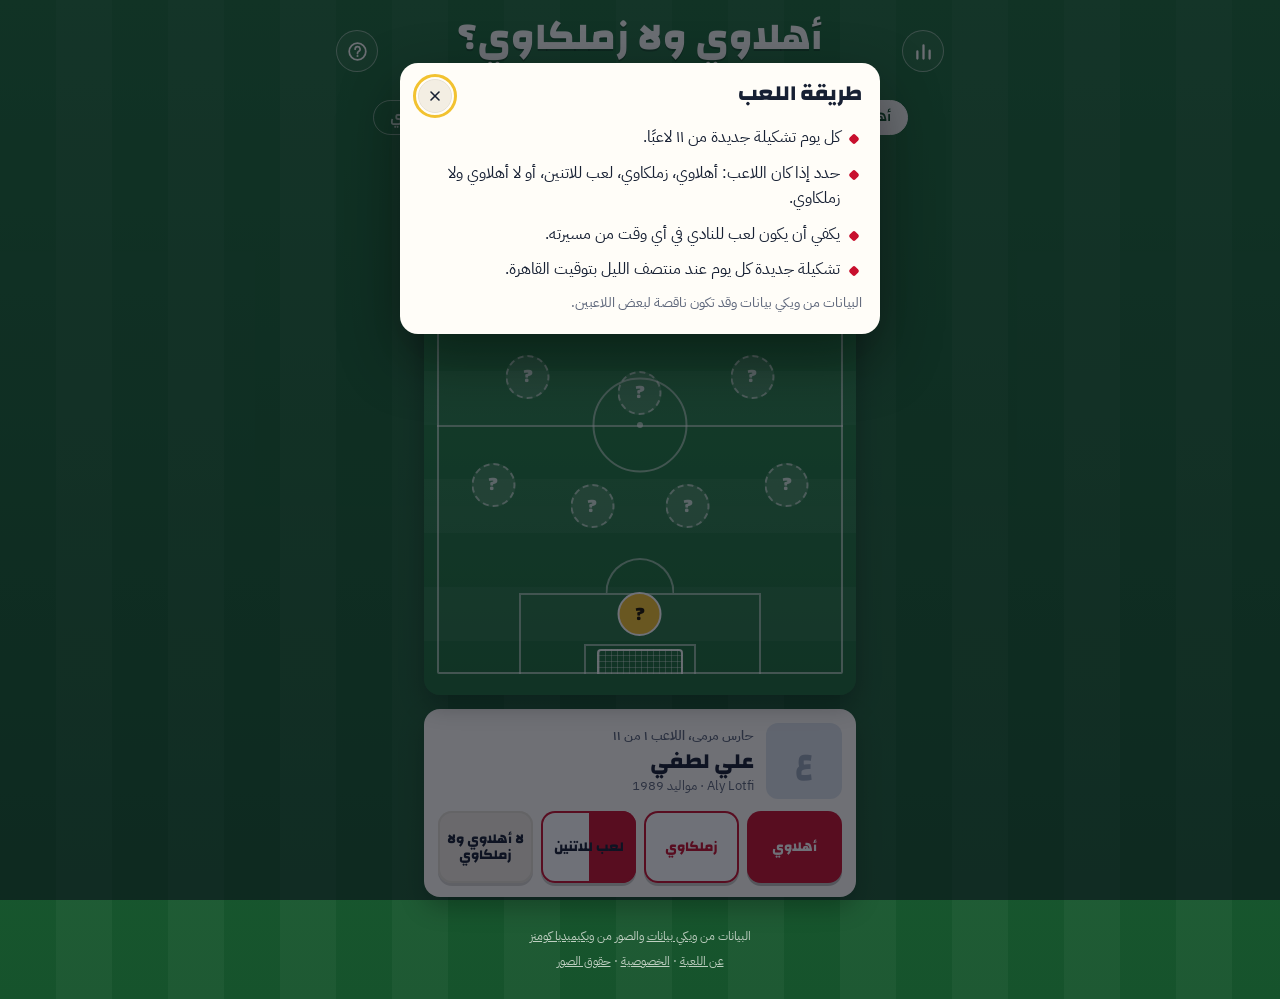
<file: index.html>
<!doctype html>
<html lang="ar" dir="rtl">
<head>
<meta charset="utf-8">
<meta name="viewport" content="width=device-width, initial-scale=1, viewport-fit=cover">
<!-- the design has its own colours: stop browsers' automatic dark mode (and the Dark Reader extension) from recolouring it -->
<meta name="color-scheme" content="only light">
<meta name="darkreader-lock">
<title>أهلاوي ولا زملكاوي؟</title>
<meta name="description" content="تشكيلة من ١١ لاعبًا كل يوم: لعب للأهلي ولا للزمالك ولا الاتنين ولا ولا واحد؟">
<!-- link previews (WhatsApp, Facebook, X): change SITE address here when the domain changes -->
<meta property="og:type" content="website">
<meta property="og:site_name" content="شبكة الدوري">
<meta property="og:locale" content="ar_EG">
<meta property="og:title" content="أهلاوي ولا زملكاوي؟">
<meta property="og:description" content="تشكيلة من ١١ لاعبًا كل يوم: لعب للأهلي ولا للزمالك ولا الاتنين ولا ولا واحد؟">
<meta property="og:url" content="https://islam-salem.github.io/dawri-grid/">
<meta property="og:image" content="https://islam-salem.github.io/dawri-grid/icons/og-duel.png">
<meta property="og:image:width" content="1200">
<meta property="og:image:height" content="630">
<meta name="twitter:card" content="summary_large_image">
<link rel="manifest" href="manifest.webmanifest">
<link rel="icon" href="icons/icon-192.png">
<link rel="apple-touch-icon" href="icons/apple-touch-icon.png">
<meta name="theme-color" content="#1F6B3A">
<link rel="preconnect" href="https://fonts.googleapis.com">
<link rel="preconnect" href="https://fonts.gstatic.com" crossorigin>
<link href="https://fonts.googleapis.com/css2?family=Changa:wght@500;600;700;800&family=IBM+Plex+Sans+Arabic:wght@400;500;600;700&display=swap" rel="stylesheet">
<link rel="stylesheet" href="style.css?v=30">
</head>
<body data-league="duel">
<div id="app"></div>
<script>window.DUEL = { root: "", data: "data/", key: "duel", title: "أهلاوي ولا زملكاوي؟" };</script>
<script src="duel.js?v=30"></script>
</body>
</html>
</file>
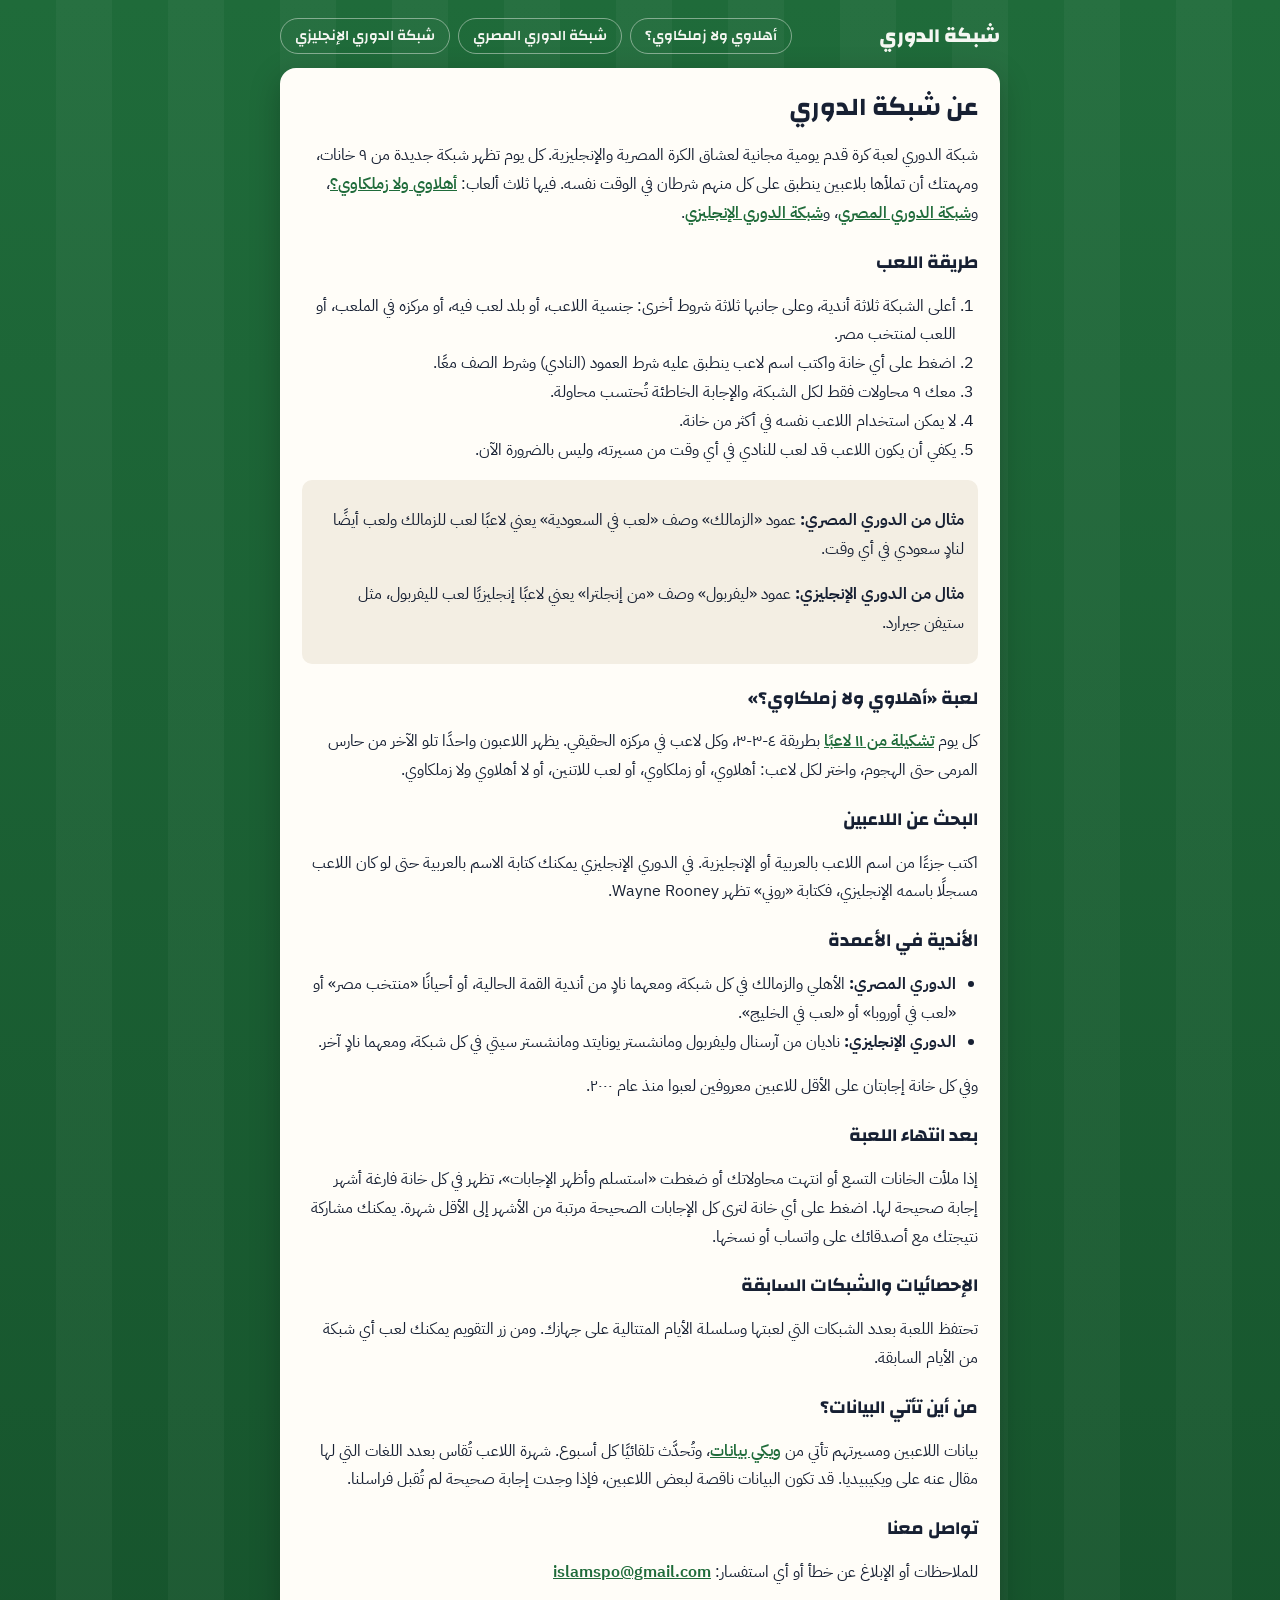
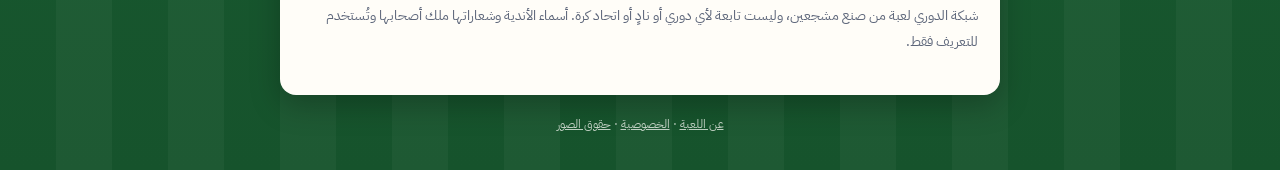
<file: about.html>
<!doctype html>
<html lang="ar" dir="rtl">
<head>
<meta charset="utf-8">
<meta name="viewport" content="width=device-width, initial-scale=1, viewport-fit=cover">
<meta name="color-scheme" content="only light">
<meta name="darkreader-lock">
<title>عن اللعبة وطريقة اللعب — شبكة الدوري</title>
<meta name="description" content="شبكة الدوري لعبة كرة قدم يومية مجانية: املأ شبكة ٣×٣ بلاعبين ينطبق عليهم شرط الصف وشرط العمود.">
<meta name="theme-color" content="#1F6B3A">
<link rel="manifest" href="manifest.webmanifest">
<link rel="icon" href="icons/icon-192.png">
<link rel="preconnect" href="https://fonts.googleapis.com">
<link rel="preconnect" href="https://fonts.gstatic.com" crossorigin>
<link href="https://fonts.googleapis.com/css2?family=Changa:wght@500;600;700;800&family=IBM+Plex+Sans+Arabic:wght@400;500;600;700&display=swap" rel="stylesheet">
<link rel="stylesheet" href="style.css?v=30">
</head>
<body class="doc-page">
<header class="doc-top">
  <a class="brand" href="./">شبكة الدوري</a>
  <nav><a href="./" data-id="duel">أهلاوي ولا زملكاوي؟</a><a href="egypt.html">شبكة الدوري المصري</a><a href="epl.html">شبكة الدوري الإنجليزي</a></nav>
</header>
<main class="doc">
<h1>عن شبكة الدوري</h1>
<p>شبكة الدوري لعبة كرة قدم يومية مجانية لعشاق الكرة المصرية والإنجليزية. كل يوم تظهر شبكة جديدة من ٩ خانات، ومهمتك أن تملأها بلاعبين ينطبق على كل منهم شرطان في الوقت نفسه. فيها ثلاث ألعاب: <a href="./">أهلاوي ولا زملكاوي؟</a>، و<a href="egypt.html">شبكة الدوري المصري</a>، و<a href="epl.html">شبكة الدوري الإنجليزي</a>.</p>

<h2>طريقة اللعب</h2>
<ol>
  <li>أعلى الشبكة ثلاثة أندية، وعلى جانبها ثلاثة شروط أخرى: جنسية اللاعب، أو بلد لعب فيه، أو مركزه في الملعب، أو اللعب لمنتخب مصر.</li>
  <li>اضغط على أي خانة واكتب اسم لاعب ينطبق عليه شرط العمود (النادي) وشرط الصف معًا.</li>
  <li>معك ٩ محاولات فقط لكل الشبكة، والإجابة الخاطئة تُحتسب محاولة.</li>
  <li>لا يمكن استخدام اللاعب نفسه في أكثر من خانة.</li>
  <li>يكفي أن يكون اللاعب قد لعب للنادي في أي وقت من مسيرته، وليس بالضرورة الآن.</li>
</ol>
<div class="example">
  <p><b>مثال من الدوري المصري:</b> عمود «الزمالك» وصف «لعب في السعودية» يعني لاعبًا لعب للزمالك ولعب أيضًا لنادٍ سعودي في أي وقت.</p>
  <p><b>مثال من الدوري الإنجليزي:</b> عمود «ليفربول» وصف «من إنجلترا» يعني لاعبًا إنجليزيًا لعب لليفربول، مثل ستيفن جيرارد.</p>
</div>

<h2>لعبة «أهلاوي ولا زملكاوي؟»</h2>
<p>كل يوم <a href="./">تشكيلة من ١١ لاعبًا</a> بطريقة ٤-٣-٣، وكل لاعب في مركزه الحقيقي. يظهر اللاعبون واحدًا تلو الآخر من حارس المرمى حتى الهجوم، واختر لكل لاعب: أهلاوي، أو زملكاوي، أو لعب للاتنين، أو لا أهلاوي ولا زملكاوي.</p>

<h2>البحث عن اللاعبين</h2>
<p>اكتب جزءًا من اسم اللاعب بالعربية أو الإنجليزية. في الدوري الإنجليزي يمكنك كتابة الاسم بالعربية حتى لو كان اللاعب مسجلًا باسمه الإنجليزي، فكتابة «روني» تظهر Wayne Rooney.</p>

<h2>الأندية في الأعمدة</h2>
<ul>
  <li><b>الدوري المصري:</b> الأهلي والزمالك في كل شبكة، ومعهما نادٍ من أندية القمة الحالية، أو أحيانًا «منتخب مصر» أو «لعب في أوروبا» أو «لعب في الخليج».</li>
  <li><b>الدوري الإنجليزي:</b> ناديان من آرسنال وليفربول ومانشستر يونايتد ومانشستر سيتي في كل شبكة، ومعهما نادٍ آخر.</li>
</ul>
<p>وفي كل خانة إجابتان على الأقل للاعبين معروفين لعبوا منذ عام ٢٠٠٠.</p>

<h2>بعد انتهاء اللعبة</h2>
<p>إذا ملأت الخانات التسع أو انتهت محاولاتك أو ضغطت «استسلم وأظهر الإجابات»، تظهر في كل خانة فارغة أشهر إجابة صحيحة لها. اضغط على أي خانة لترى كل الإجابات الصحيحة مرتبة من الأشهر إلى الأقل شهرة. يمكنك مشاركة نتيجتك مع أصدقائك على واتساب أو نسخها.</p>

<h2>الإحصائيات والشبكات السابقة</h2>
<p>تحتفظ اللعبة بعدد الشبكات التي لعبتها وسلسلة الأيام المتتالية على جهازك. ومن زر التقويم يمكنك لعب أي شبكة من الأيام السابقة.</p>

<h2>من أين تأتي البيانات؟</h2>
<p>بيانات اللاعبين ومسيرتهم تأتي من <a href="https://www.wikidata.org" target="_blank" rel="noopener">ويكي بيانات</a>، وتُحدَّث تلقائيًا كل أسبوع. شهرة اللاعب تُقاس بعدد اللغات التي لها مقال عنه على ويكيبيديا. قد تكون البيانات ناقصة لبعض اللاعبين، فإذا وجدت إجابة صحيحة لم تُقبل فراسلنا.</p>

<h2>تواصل معنا</h2>
<p>للملاحظات أو الإبلاغ عن خطأ أو أي استفسار: <a href="mailto:islamspo@gmail.com">islamspo@gmail.com</a></p>

<p class="muted">شبكة الدوري لعبة من صنع مشجعين، وليست تابعة لأي دوري أو نادٍ أو اتحاد كرة. أسماء الأندية وشعاراتها ملك أصحابها وتُستخدم للتعريف فقط.</p>
</main>
<footer class="foot"><p><a href="about.html">عن اللعبة</a> · <a href="privacy.html">الخصوصية</a> · <a href="credits.html">حقوق الصور</a></p></footer>
</body>
</html>
</file>
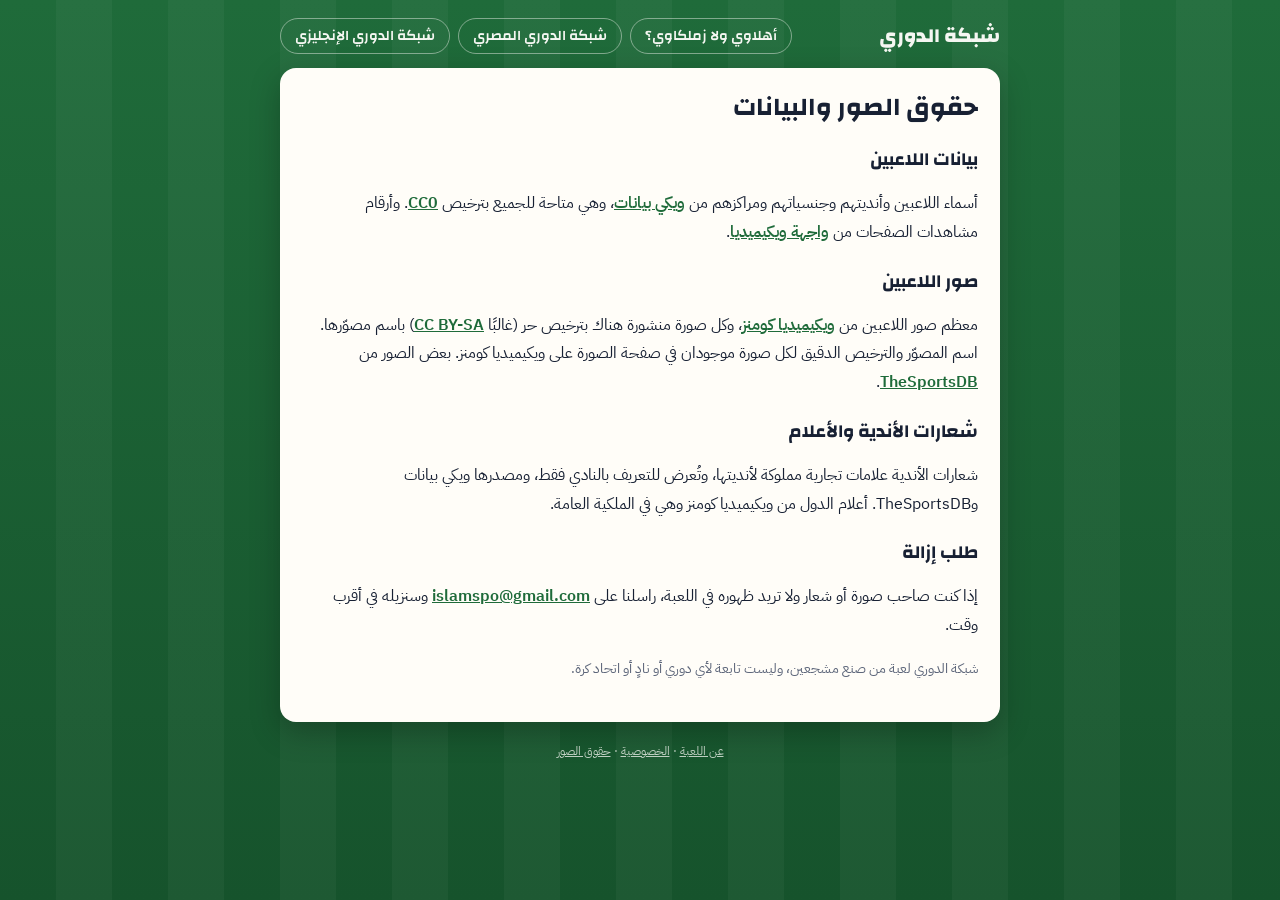
<file: credits.html>
<!doctype html>
<html lang="ar" dir="rtl">
<head>
<meta charset="utf-8">
<meta name="viewport" content="width=device-width, initial-scale=1, viewport-fit=cover">
<meta name="color-scheme" content="only light">
<meta name="darkreader-lock">
<title>حقوق الصور والبيانات — شبكة الدوري</title>
<meta name="description" content="مصادر البيانات والصور المستخدمة في شبكة الدوري.">
<meta name="theme-color" content="#1F6B3A">
<link rel="manifest" href="manifest.webmanifest">
<link rel="icon" href="icons/icon-192.png">
<link rel="preconnect" href="https://fonts.googleapis.com">
<link rel="preconnect" href="https://fonts.gstatic.com" crossorigin>
<link href="https://fonts.googleapis.com/css2?family=Changa:wght@500;600;700;800&family=IBM+Plex+Sans+Arabic:wght@400;500;600;700&display=swap" rel="stylesheet">
<link rel="stylesheet" href="style.css?v=30">
</head>
<body class="doc-page">
<header class="doc-top">
  <a class="brand" href="./">شبكة الدوري</a>
  <nav><a href="./" data-id="duel">أهلاوي ولا زملكاوي؟</a><a href="egypt.html">شبكة الدوري المصري</a><a href="epl.html">شبكة الدوري الإنجليزي</a></nav>
</header>
<main class="doc">
<h1>حقوق الصور والبيانات</h1>

<h2>بيانات اللاعبين</h2>
<p>أسماء اللاعبين وأنديتهم وجنسياتهم ومراكزهم من <a href="https://www.wikidata.org" target="_blank" rel="noopener">ويكي بيانات</a>، وهي متاحة للجميع بترخيص <a href="https://creativecommons.org/publicdomain/zero/1.0/deed.ar" target="_blank" rel="noopener">CC0</a>. وأرقام مشاهدات الصفحات من <a href="https://wikimedia.org/api/rest_v1/" target="_blank" rel="noopener">واجهة ويكيميديا</a>.</p>

<h2>صور اللاعبين</h2>
<p>معظم صور اللاعبين من <a href="https://commons.wikimedia.org" target="_blank" rel="noopener">ويكيميديا كومنز</a>، وكل صورة منشورة هناك بترخيص حر (غالبًا <a href="https://creativecommons.org/licenses/by-sa/4.0/deed.ar" target="_blank" rel="noopener">CC BY-SA</a>) باسم مصوّرها. اسم المصوّر والترخيص الدقيق لكل صورة موجودان في صفحة الصورة على ويكيميديا كومنز. بعض الصور من <a href="https://www.thesportsdb.com" target="_blank" rel="noopener">TheSportsDB</a>.</p>

<h2>شعارات الأندية والأعلام</h2>
<p>شعارات الأندية علامات تجارية مملوكة لأنديتها، وتُعرض للتعريف بالنادي فقط، ومصدرها ويكي بيانات وTheSportsDB. أعلام الدول من ويكيميديا كومنز وهي في الملكية العامة.</p>

<h2>طلب إزالة</h2>
<p>إذا كنت صاحب صورة أو شعار ولا تريد ظهوره في اللعبة، راسلنا على <a href="mailto:islamspo@gmail.com">islamspo@gmail.com</a> وسنزيله في أقرب وقت.</p>

<p class="muted">شبكة الدوري لعبة من صنع مشجعين، وليست تابعة لأي دوري أو نادٍ أو اتحاد كرة.</p>
</main>
<footer class="foot"><p><a href="about.html">عن اللعبة</a> · <a href="privacy.html">الخصوصية</a> · <a href="credits.html">حقوق الصور</a></p></footer>
</body>
</html>
</file>
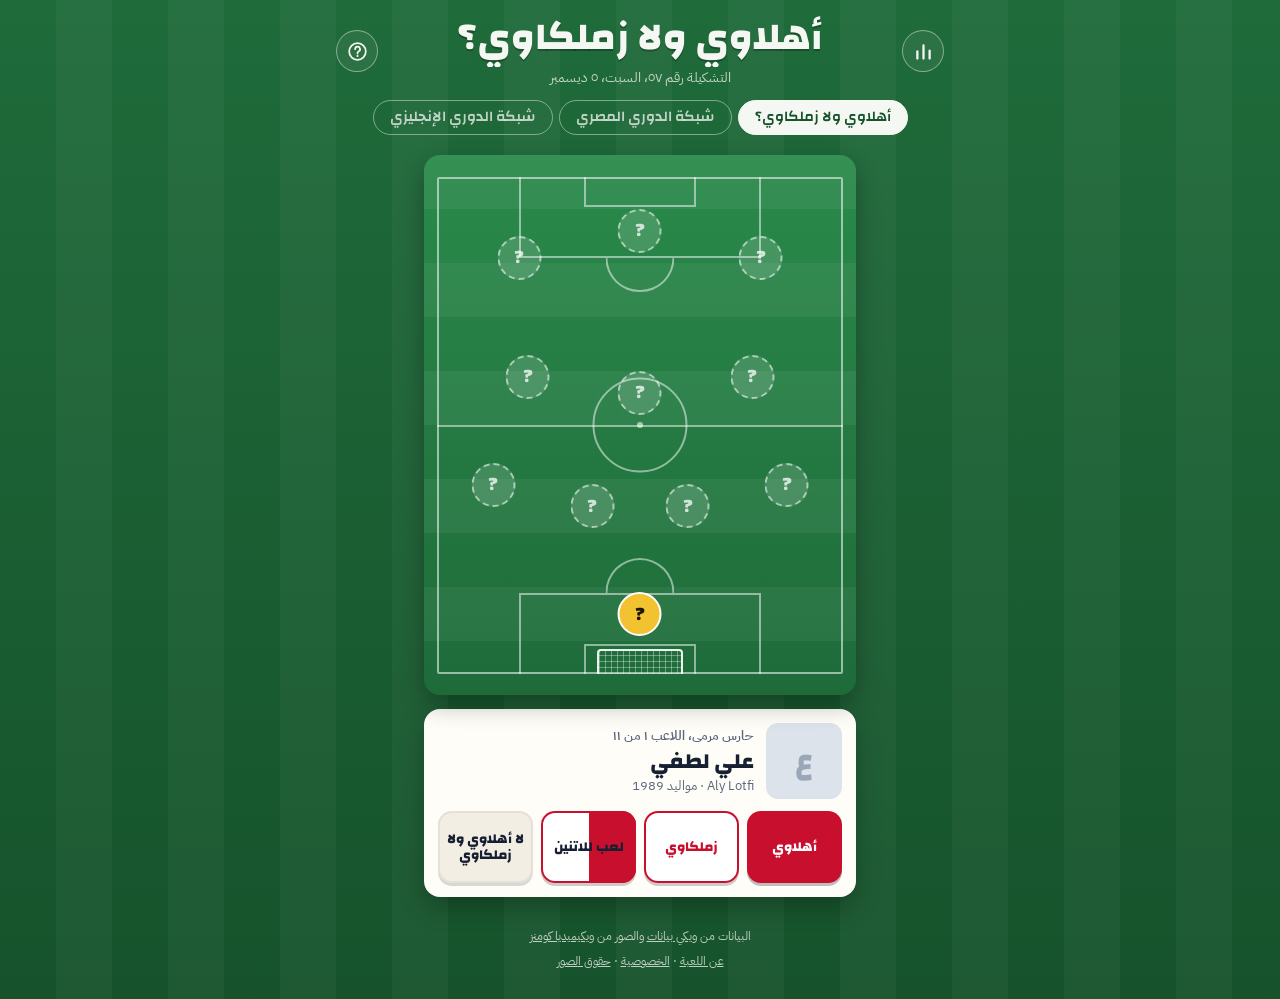
<file: duel.html>
<!doctype html>
<html lang="ar" dir="rtl">
<head>
<meta charset="utf-8">
<meta name="viewport" content="width=device-width, initial-scale=1">
<title>أهلاوي ولا زملكاوي؟</title>
<!-- the game moved to the home page; old links land here and are sent on -->
<link rel="canonical" href="./">
<meta http-equiv="refresh" content="0; url=./">
<script>location.replace("./" + location.search + location.hash);</script>
</head>
<body style="background:#1F6B3A;color:#fff;font-family:sans-serif;text-align:center;padding:40px">
<a href="./" style="color:#fff">أهلاوي ولا زملكاوي؟</a>
</body>
</html>
</file>
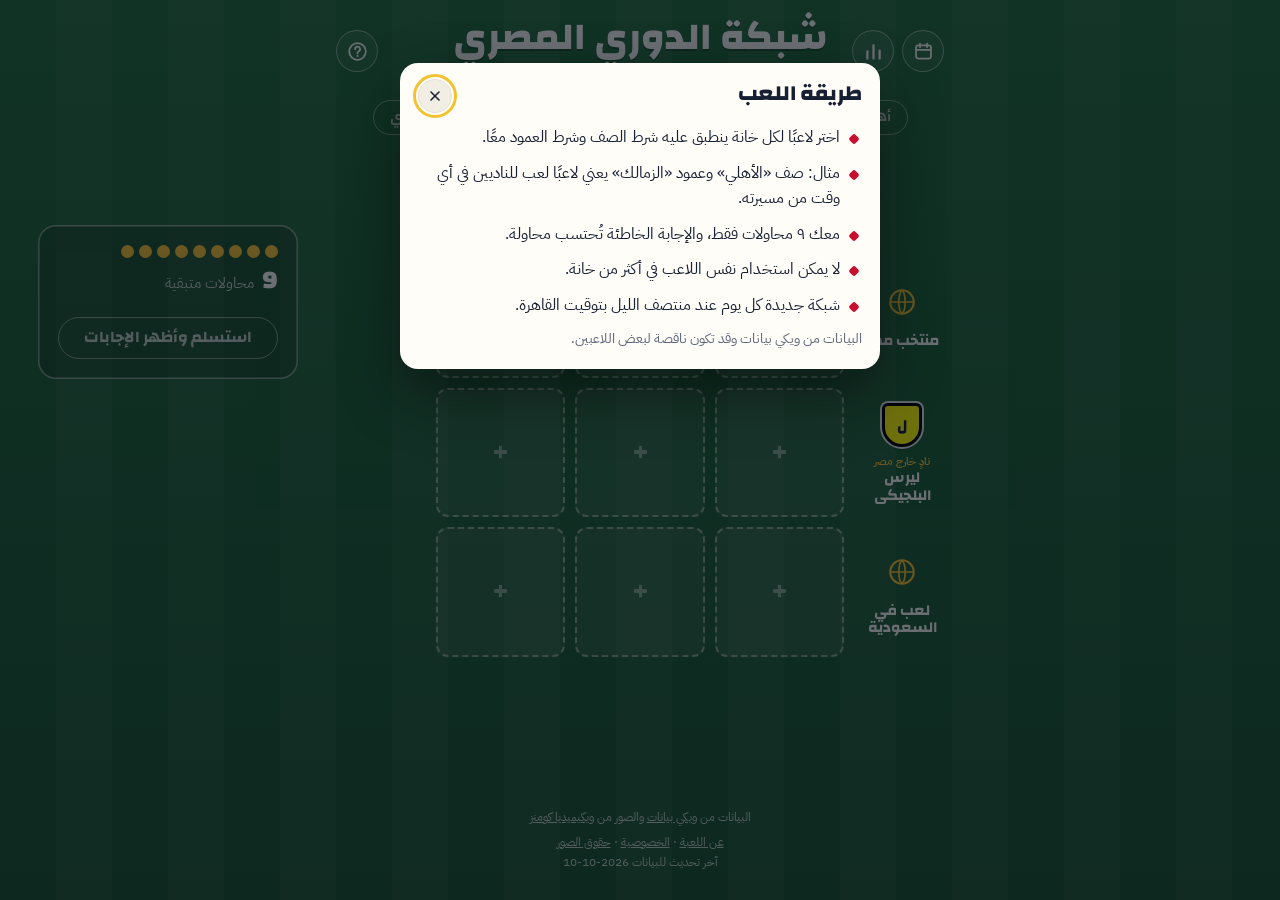
<file: egypt.html>
<!doctype html>
<html lang="ar" dir="rtl">
<head>
<meta charset="utf-8">
<meta name="viewport" content="width=device-width, initial-scale=1, viewport-fit=cover">
<!-- the design has its own colours: stop browsers' automatic dark mode (and the Dark Reader extension) from recolouring it -->
<meta name="color-scheme" content="only light">
<meta name="darkreader-lock">
<title>شبكة الدوري المصري</title>
<meta name="description" content="لعبة يومية: املأ الشبكة بلاعبين لعبوا في الدوري المصري">
<!-- link previews (WhatsApp, Facebook, X): change SITE address here when the domain changes -->
<meta property="og:type" content="website">
<meta property="og:site_name" content="شبكة الدوري">
<meta property="og:locale" content="ar_EG">
<meta property="og:title" content="شبكة الدوري المصري">
<meta property="og:description" content="اختبر معلوماتك الكروية في تحد جديد كل يوم: املأ الشبكة بلاعبين لعبوا في الدوري المصري.">
<meta property="og:url" content="https://islam-salem.github.io/dawri-grid/egypt.html">
<meta property="og:image" content="https://islam-salem.github.io/dawri-grid/icons/og-egypt.png">
<meta property="og:image:width" content="1200">
<meta property="og:image:height" content="630">
<meta name="twitter:card" content="summary_large_image">
<link rel="manifest" href="manifest.webmanifest">
<link rel="icon" href="icons/icon-192.png">
<link rel="apple-touch-icon" href="icons/apple-touch-icon.png">
<meta name="theme-color" content="#1F6B3A">
<link rel="preconnect" href="https://fonts.googleapis.com">
<link rel="preconnect" href="https://fonts.gstatic.com" crossorigin>
<link href="https://fonts.googleapis.com/css2?family=Changa:wght@500;600;700;800&family=IBM+Plex+Sans+Arabic:wght@400;500;600;700&display=swap" rel="stylesheet">
<link rel="stylesheet" href="style.css?v=30">
</head>
<body>
<div id="app"></div>
<script>window.GAME = { lang: "ar", root: "", data: "data/", key: "egrid", league: "egypt", title: "شبكة الدوري المصري" };</script>
<script src="app.js?v=30"></script>
</body>
</html>
</file>
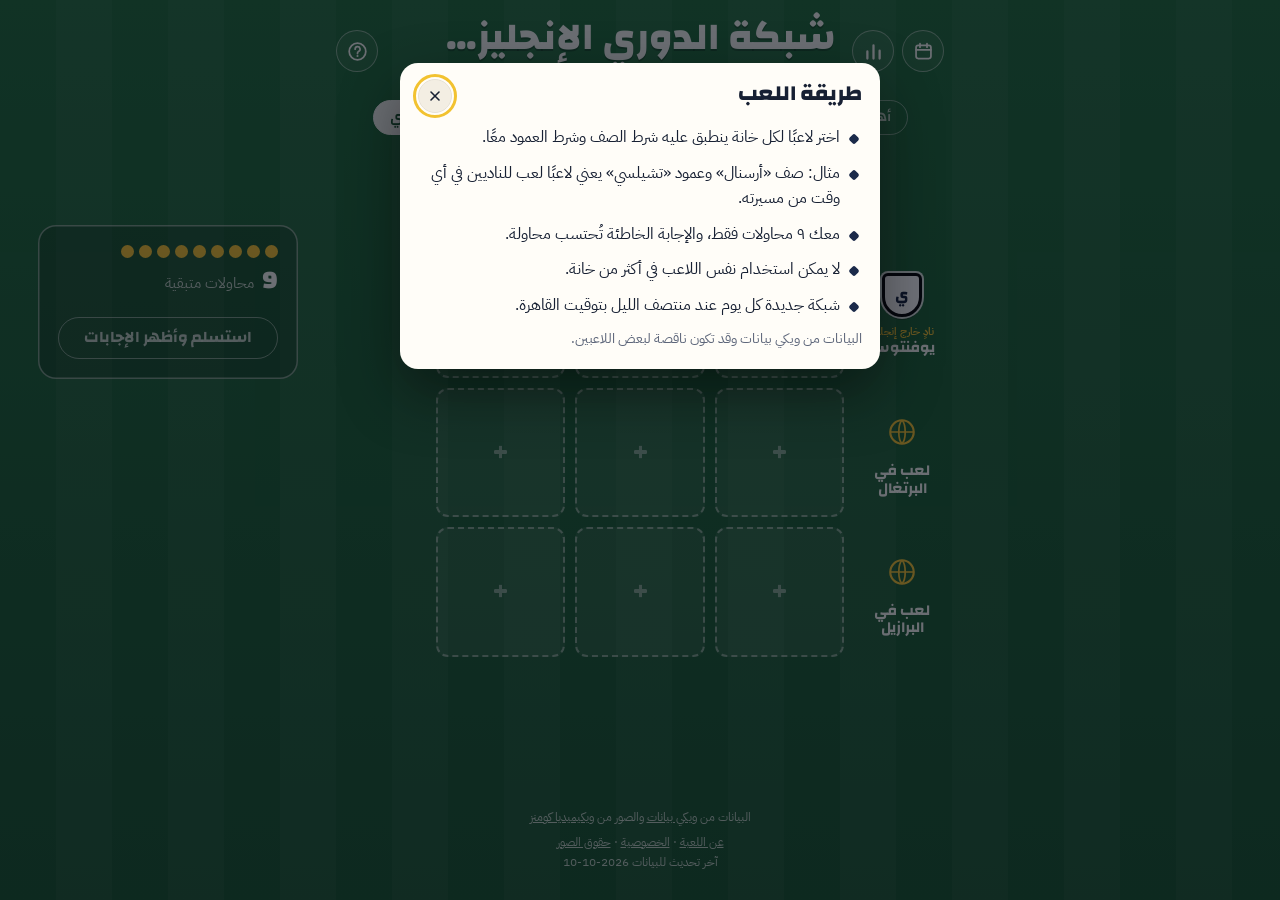
<file: epl.html>
<!doctype html>
<html lang="ar" dir="rtl">
<head>
<meta charset="utf-8">
<meta name="viewport" content="width=device-width, initial-scale=1, viewport-fit=cover">
<!-- the design has its own colours: stop browsers' automatic dark mode (and the Dark Reader extension) from recolouring it -->
<meta name="color-scheme" content="only light">
<meta name="darkreader-lock">
<title>شبكة الدوري الإنجليزي</title>
<meta name="description" content="لعبة يومية: املأ الشبكة بلاعبين لعبوا في الدوري الإنجليزي">
<!-- link previews (WhatsApp, Facebook, X): change SITE address here when the domain changes -->
<meta property="og:type" content="website">
<meta property="og:site_name" content="شبكة الدوري">
<meta property="og:locale" content="ar_EG">
<meta property="og:title" content="شبكة الدوري الإنجليزي">
<meta property="og:description" content="لعبة كرة قدم يومية: املأ الشبكة بلاعبين لعبوا في الدوري الإنجليزي">
<meta property="og:url" content="https://islam-salem.github.io/dawri-grid/epl.html">
<meta property="og:image" content="https://islam-salem.github.io/dawri-grid/icons/og-epl.png">
<meta property="og:image:width" content="1200">
<meta property="og:image:height" content="630">
<meta name="twitter:card" content="summary_large_image">
<link rel="manifest" href="manifest.webmanifest">
<link rel="icon" href="icons/icon-192.png">
<link rel="apple-touch-icon" href="icons/apple-touch-icon.png">
<meta name="theme-color" content="#1F6B3A">
<link rel="preconnect" href="https://fonts.googleapis.com">
<link rel="preconnect" href="https://fonts.gstatic.com" crossorigin>
<link href="https://fonts.googleapis.com/css2?family=Changa:wght@500;600;700;800&family=IBM+Plex+Sans+Arabic:wght@400;500;600;700&display=swap" rel="stylesheet">
<link rel="stylesheet" href="style.css?v=27">
</head>
<body>
<div id="app"></div>
<script>window.GAME = { lang: "ar", root: "", data: "data/epl/", key: "epl", league: "epl", soundSearch: true, title: "شبكة الدوري الإنجليزي" };</script>
<script src="app.js?v=25"></script>
</body>
</html>
</file>
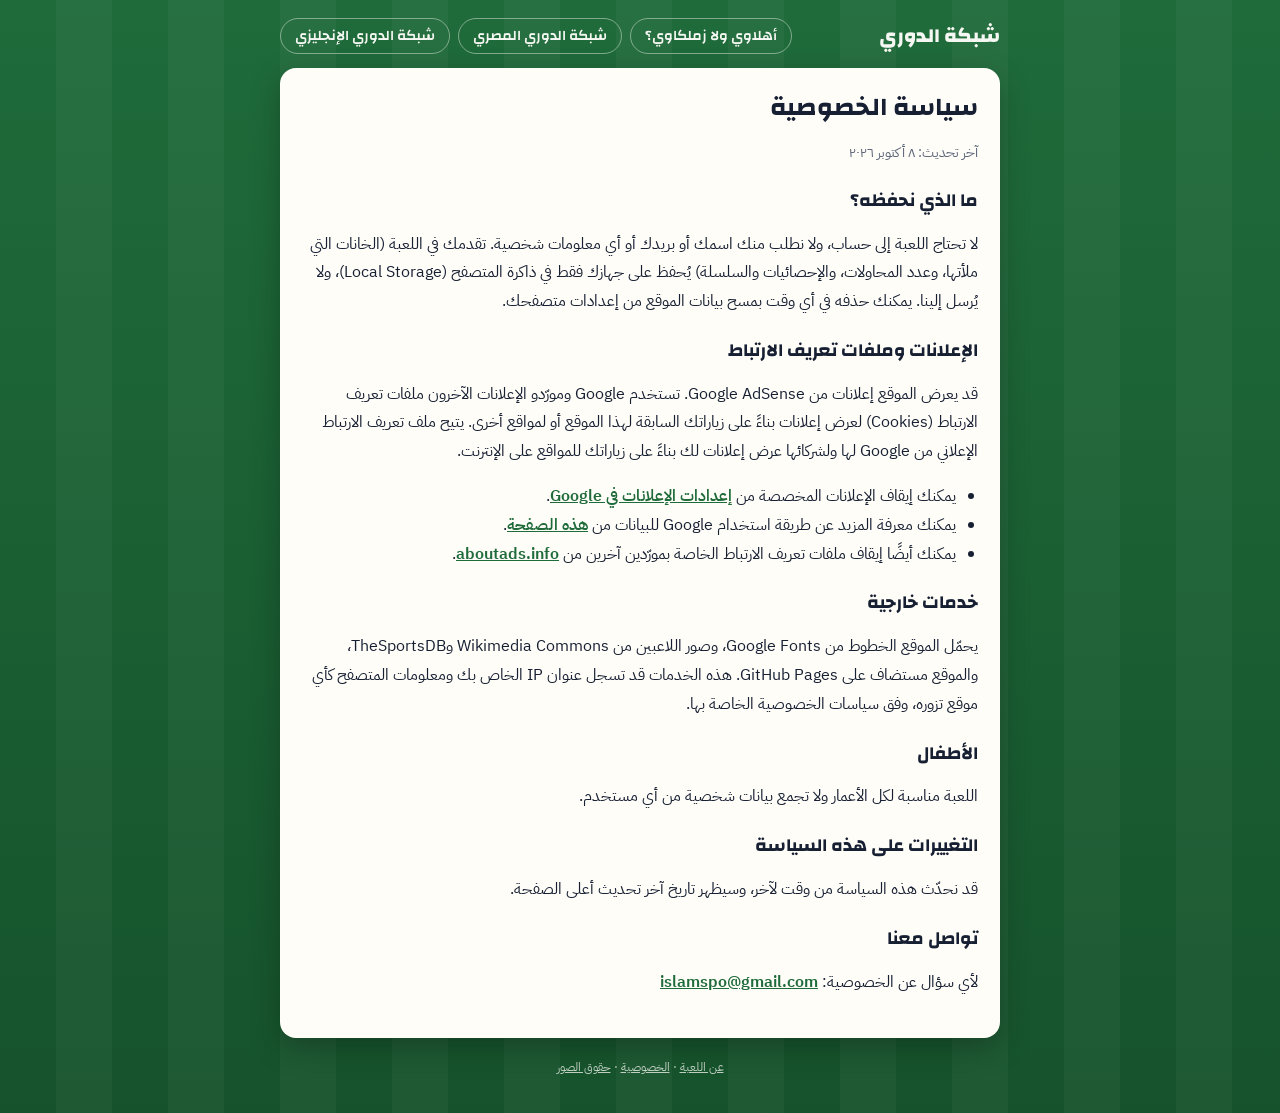
<file: privacy.html>
<!doctype html>
<html lang="ar" dir="rtl">
<head>
<meta charset="utf-8">
<meta name="viewport" content="width=device-width, initial-scale=1, viewport-fit=cover">
<meta name="color-scheme" content="only light">
<meta name="darkreader-lock">
<title>سياسة الخصوصية — شبكة الدوري</title>
<meta name="description" content="سياسة الخصوصية لموقع شبكة الدوري.">
<meta name="theme-color" content="#1F6B3A">
<link rel="manifest" href="manifest.webmanifest">
<link rel="icon" href="icons/icon-192.png">
<link rel="preconnect" href="https://fonts.googleapis.com">
<link rel="preconnect" href="https://fonts.gstatic.com" crossorigin>
<link href="https://fonts.googleapis.com/css2?family=Changa:wght@500;600;700;800&family=IBM+Plex+Sans+Arabic:wght@400;500;600;700&display=swap" rel="stylesheet">
<link rel="stylesheet" href="style.css?v=30">
</head>
<body class="doc-page">
<header class="doc-top">
  <a class="brand" href="./">شبكة الدوري</a>
  <nav><a href="./" data-id="duel">أهلاوي ولا زملكاوي؟</a><a href="egypt.html">شبكة الدوري المصري</a><a href="epl.html">شبكة الدوري الإنجليزي</a></nav>
</header>
<main class="doc">
<h1>سياسة الخصوصية</h1>
<p class="muted">آخر تحديث: ٨ أكتوبر ٢٠٢٦</p>

<h2>ما الذي نحفظه؟</h2>
<p>لا تحتاج اللعبة إلى حساب، ولا نطلب منك اسمك أو بريدك أو أي معلومات شخصية. تقدمك في اللعبة (الخانات التي ملأتها، وعدد المحاولات، والإحصائيات والسلسلة) يُحفظ على جهازك فقط في ذاكرة المتصفح (Local Storage)، ولا يُرسل إلينا. يمكنك حذفه في أي وقت بمسح بيانات الموقع من إعدادات متصفحك.</p>

<h2>الإعلانات وملفات تعريف الارتباط</h2>
<p>قد يعرض الموقع إعلانات من Google AdSense. تستخدم Google ومورّدو الإعلانات الآخرون ملفات تعريف الارتباط (Cookies) لعرض إعلانات بناءً على زياراتك السابقة لهذا الموقع أو لمواقع أخرى. يتيح ملف تعريف الارتباط الإعلاني من Google لها ولشركائها عرض إعلانات لك بناءً على زياراتك للمواقع على الإنترنت.</p>
<ul>
  <li>يمكنك إيقاف الإعلانات المخصصة من <a href="https://adssettings.google.com" target="_blank" rel="noopener">إعدادات الإعلانات في Google</a>.</li>
  <li>يمكنك معرفة المزيد عن طريقة استخدام Google للبيانات من <a href="https://policies.google.com/technologies/partner-sites" target="_blank" rel="noopener">هذه الصفحة</a>.</li>
  <li>يمكنك أيضًا إيقاف ملفات تعريف الارتباط الخاصة بمورّدين آخرين من <a href="https://www.aboutads.info/choices" target="_blank" rel="noopener">aboutads.info</a>.</li>
</ul>

<h2>خدمات خارجية</h2>
<p>يحمّل الموقع الخطوط من Google Fonts، وصور اللاعبين من Wikimedia Commons وTheSportsDB، والموقع مستضاف على GitHub Pages. هذه الخدمات قد تسجل عنوان IP الخاص بك ومعلومات المتصفح كأي موقع تزوره، وفق سياسات الخصوصية الخاصة بها.</p>

<h2>الأطفال</h2>
<p>اللعبة مناسبة لكل الأعمار ولا تجمع بيانات شخصية من أي مستخدم.</p>

<h2>التغييرات على هذه السياسة</h2>
<p>قد نحدّث هذه السياسة من وقت لآخر، وسيظهر تاريخ آخر تحديث أعلى الصفحة.</p>

<h2>تواصل معنا</h2>
<p>لأي سؤال عن الخصوصية: <a href="mailto:islamspo@gmail.com">islamspo@gmail.com</a></p>
</main>
<footer class="foot"><p><a href="about.html">عن اللعبة</a> · <a href="privacy.html">الخصوصية</a> · <a href="credits.html">حقوق الصور</a></p></footer>
</body>
</html>
</file>
<file: style.css>
/*
 * Sticker-album look: the page is a printed album spread, empty squares are
 * sticker slots, correct answers are player stickers stuck in at a slight angle.
 * One set of rules; each league only swaps the colour tokens.
 */

/* ---------------------------------------------------------------- tokens */
/* Both leagues share the pitch; only the sticker name strip changes colour. */
:root,
body[data-league] {
  --page: #1F6B3A;        /* grass */
  --page-deep: #16532C;
  --stripe: rgba(255, 255, 255, .035);  /* mowing stripes */
  --ink: #F5F7F2;         /* text on the pitch */
  --ink-soft: rgba(245, 247, 242, .75);
  --accent: #F2C230;      /* yellow: buttons, rarity, pips */
  --accent-ink: #1E1600;
  --strip: #C8102E;       /* sticker name strip: Egyptian red */
  --strip-ink: #FFFFFF;
  --slot-line: rgba(245, 247, 242, .45);
  --slot-fill: rgba(255, 255, 255, .07);
  --card: #FFFDF8;        /* sticker paper and dialogs */
  --card-ink: #172033;
  --card-soft: #5D667A;
  --card-line: #E6E1D6;
  --card-hover: #F3EEE3;

  --display: "Changa", "IBM Plex Sans Arabic", system-ui, sans-serif;
  --text: "IBM Plex Sans Arabic", "Changa", system-ui, sans-serif;
  --radius: 12px;
}

body[data-league="epl"] {
  --strip: #1B2A4A;       /* navy name strip */
}

/* ---------------------------------------------------------------- base */
* { box-sizing: border-box; }
html { -webkit-text-size-adjust: 100%; color-scheme: only light; }
body {
  margin: 0;
  min-height: 100vh;
  font-family: var(--text);
  font-size: 16px;
  line-height: 1.5;
  color: var(--ink);
  background-color: var(--page);
  background-image:
    repeating-linear-gradient(90deg, transparent 0 56px, var(--stripe) 56px 112px),
    linear-gradient(180deg, var(--page) 0%, var(--page-deep) 100%);
}
button, input { font: inherit; color: inherit; }
button { cursor: pointer; }
a { color: inherit; }
:focus-visible { outline: 3px solid var(--accent); outline-offset: 2px; }
[hidden] { display: none !important; }
svg { display: block; }

#app { display: flex; flex-direction: column; min-height: 100vh; }

/* ---------------------------------------------------------------- masthead */
.masthead {
  width: 100%;
  max-width: 640px;
  margin: 0 auto;
  padding: 14px 16px 4px;
}
.mast-row {
  direction: ltr;           /* identical on the Arabic and English pages */
  display: grid;
  /* equal sides keep the title exactly centred (room for two icon buttons each side) */
  grid-template-columns: minmax(92px, 1fr) minmax(0, auto) minmax(92px, 1fr);
  align-items: center;
  gap: 12px;
}
.mast-row > .icon-btn { justify-self: start; }
.title { text-align: center; min-width: 0; direction: inherit; }
html[dir="rtl"] .title { direction: rtl; }
.title h1 {
  margin: 0;
  font-family: var(--display);
  font-weight: 800;
  font-size: clamp(1.32rem, 5.2vw, 2.4rem);
  line-height: 1.35;        /* room for Arabic dots and tall letters: overflow below would clip them */
  padding: .08em .1em;
  margin: -.12em 0 -.1em;   /* keeps the masthead the same height as before */
  white-space: nowrap;      /* one line on every page, so both pages line up */
  overflow: hidden;
  text-overflow: ellipsis;
  letter-spacing: 0;
  text-shadow: 0 2px 0 rgba(0, 0, 0, .25);
}
.edition {
  margin: 4px 0 0;
  font-size: .86rem;
  color: var(--ink-soft);
}
.mast-actions { display: flex; gap: 8px; justify-self: end; }

.icon-btn {
  width: 42px; height: 42px;
  display: grid; place-items: center;
  border-radius: 50%;
  border: 1.5px solid var(--slot-line);
  background: rgba(255, 255, 255, .06);
  color: var(--ink);
  padding: 0;
}
.icon-btn svg { width: 21px; height: 21px; }
.icon-btn:hover { background: rgba(255, 255, 255, .14); }
.icon-btn.small {
  width: 34px; height: 34px;
  border-color: var(--card-line);
  background: var(--card-hover);
  color: var(--card-ink);
  flex: none;
}
.icon-btn.small svg { width: 16px; height: 16px; }

.leagues {
  direction: ltr;           /* buttons stay in the same order and place on both pages */
  display: flex;
  justify-content: center;
  gap: 6px;
  margin: 12px 0 0;
}
.leagues a {
  text-decoration: none;
  font-family: var(--display);
  font-weight: 600;
  font-size: .92rem;
  padding: 5px 16px 6px;
  border-radius: 999px;
  border: 1.5px solid var(--slot-line);
  color: var(--ink-soft);
}
.leagues a:hover { color: var(--ink); }
.leagues a.on {
  background: var(--ink);
  border-color: var(--ink);
  color: var(--page-deep);
}

/* ---------------------------------------------------------------- board */
.board {
  flex: 1;
  width: 100%;
  max-width: 1040px;
  margin: 0 auto;
  padding: 18px 12px 12px;
  display: grid;
  gap: 18px;
  align-content: start;
}
.status {
  margin: 60px auto;
  max-width: 34ch;
  text-align: center;
  font-size: 1.05rem;
}

/* ---------------------------------------------------------------- grid */
.album { width: 100%; max-width: 480px; margin: 0 auto; }
.grid {
  display: grid;
  grid-template-columns: minmax(76px, .85fr) repeat(3, minmax(0, 1fr));
  gap: 8px;
}
.corner { min-height: 0; }
.spacer { display: none; }

.hdr {
  display: flex;
  align-items: center;
  gap: 6px;
  min-width: 0;
  color: var(--ink);
}
.hdr.col {
  flex-direction: column;
  justify-content: flex-start;   /* every badge starts on the same line */
  text-align: center;
  padding: 0 2px 6px;
}
.hdr.row {
  flex-direction: column;
  justify-content: center;
  text-align: center;
  padding: 0 2px;
}
.hdr-text { display: flex; flex-direction: column; min-width: 0; }
.hdr-label {
  font-family: var(--display);
  font-weight: 700;
  font-size: .9rem;
  line-height: 1.15;
  overflow-wrap: break-word;
  hyphens: auto;
  display: -webkit-box;
  -webkit-line-clamp: 3;
  -webkit-box-orient: vertical;
  overflow: hidden;
}
.tag {
  font-size: .68rem;
  font-weight: 600;
  color: var(--accent);
  line-height: 1.3;
}

/* badges in headers and dialogs */
.badge {
  flex: none;
  display: grid;
  place-items: center;
  position: relative;
}
.hdr > .badge {
  width: 48px;
  height: 48px;            /* same box for shield, flag and icon */
}
.hdr > .badge.crest { width: 40px; height: 44px; margin: 2px 4px; }
.hdr > .badge.icon { width: 48px; height: 48px; }
.hdr > .badge.logo { width: 46px; height: 46px; margin: 1px; }
.badge.crest {
  width: 40px; height: 44px;
  border-radius: 6px 6px 20px 20px;          /* shield */
  background: var(--c1);
  border: 3.5px solid var(--c2);
  box-shadow: 0 0 0 2px rgba(255, 255, 255, .85), 0 3px 0 rgba(0, 0, 0, .25);
}
.badge.crest > span {
  font-family: var(--display);
  font-weight: 800;
  font-size: .95rem;
  line-height: 1;
  color: var(--mono, #fff);
  letter-spacing: .02em;
}
.badge.crest .corner {
  position: absolute;
  inset-block-end: -4px;
  inset-inline-end: -8px;
  width: 20px; height: 14px;
  object-fit: cover;
  border-radius: 2px;
  box-shadow: 0 0 0 1.5px #fff;
}
.badge.logo { width: 44px; height: 44px; }
.badge.logo .club-logo {
  width: 100%; height: 100%;
  object-fit: contain;
  filter: drop-shadow(0 2px 2px rgba(0, 0, 0, .35));
}
.badge.logo .corner {
  position: absolute;
  inset-block-end: -2px;
  inset-inline-end: -6px;
  width: 20px; height: 14px;
  object-fit: cover;
  border-radius: 2px;
  box-shadow: 0 0 0 1.5px #fff;
}
.pair .badge.logo { width: 32px; height: 32px; }
.badge.flagbox .flag {
  display: block;
  width: 44px; height: 30px;
  object-fit: cover;
  border-radius: 4px;
  box-shadow: 0 0 0 2px rgba(255, 255, 255, .85), 0 3px 0 rgba(0, 0, 0, .25);
  background: rgba(255, 255, 255, .2);
}
.badge.icon { width: 44px; height: 32px; color: var(--accent); }
.badge.icon svg { width: 44px; height: 32px; }

/* empty slot */
.slot {
  aspect-ratio: 3 / 4;
  border-radius: var(--radius);
  border: 2px dashed var(--slot-line);
  background: var(--slot-fill);
  display: grid;
  place-items: center;
  padding: 0;
  transition: background .15s ease, border-color .15s ease;
}
.slot:hover { background: rgba(255, 255, 255, .11); border-color: var(--ink-soft); }
.slot-mark {
  font-family: var(--display);
  font-size: 2rem;
  font-weight: 500;
  color: var(--slot-line);
  line-height: 1;
}
.slot.over { cursor: pointer; }
.slot.shake { animation: shake .4s ease; background: rgba(255, 90, 70, .22); }

/* sticker */
.sticker {
  aspect-ratio: 3 / 4;
  position: relative;
  padding: 5px 5px 0;
  border: 0;
  border-radius: var(--radius);
  background: var(--card);
  color: var(--card-ink);
  display: flex;
  flex-direction: column;
  transform: rotate(var(--tilt, 0deg));
  box-shadow: 0 1px 0 rgba(0, 0, 0, .08), 0 6px 14px rgba(0, 0, 0, .28);
  overflow: hidden;
  cursor: default;
}
.sticker[aria-disabled="true"] { cursor: default; }
.sticker:not([aria-disabled]) { cursor: pointer; }
.sticker-photo {
  flex: 1;
  min-height: 0;
  border-radius: 8px;
  overflow: hidden;
  background: #DDE3EA;
  display: grid;
}
.sticker-photo .ph {
  width: 100%; height: 100%;
  object-fit: cover;
  object-position: center 18%;
}
.sticker-photo .ph.ini {
  display: grid;
  place-items: center;
  font-family: var(--display);
  font-weight: 800;
  font-size: 2.6rem;
  color: #9AA7B8;
}
.sticker-name {
  margin: 5px -5px 0;
  padding: 4px 6px 5px;
  background: var(--strip);
  color: var(--strip-ink);
  font-family: var(--display);
  font-weight: 700;
  font-size: .8rem;
  line-height: 1.15;
  text-align: center;
  overflow-wrap: break-word;
  display: -webkit-box;
  -webkit-line-clamp: 2;
  -webkit-box-orient: vertical;
  overflow: hidden;
  min-height: 2.1em;
}
.sticker-rar {
  position: absolute;
  top: 9px;
  inset-inline-start: 9px;
  min-width: 26px;
  padding: 1px 6px;
  border-radius: 999px;
  background: var(--accent);
  color: var(--accent-ink);
  font-family: var(--display);
  font-weight: 800;
  font-size: .78rem;
  text-align: center;
  box-shadow: 0 1px 3px rgba(0, 0, 0, .3);
}
/* revealed answer after the game ends: flat, faded, clearly not the player's own */
.sticker.revealed {
  transform: none;
  background: rgba(255, 255, 255, .55);
  box-shadow: none;
  outline: 2px dashed var(--slot-line);
  outline-offset: -2px;
  cursor: pointer;
}
.sticker.revealed .sticker-photo { opacity: .75; filter: grayscale(.85); }
.sticker.revealed .sticker-name { background: #5B6675; color: #fff; }
.sticker-tag {
  position: absolute;
  top: 9px;
  inset-inline-start: 9px;
  padding: 1px 7px;
  border-radius: 999px;
  background: rgba(20, 30, 40, .78);
  color: #fff;
  font-family: var(--display);
  font-weight: 700;
  font-size: .68rem;
  line-height: 1.5;
  white-space: nowrap;
}
.tag-top, .tag-mine { font-weight: 700; }
.tag-top { color: #8A6A00; }
.tag-mine { color: var(--page); }
.sticker.placed { animation: stick .45s cubic-bezier(.2, .9, .3, 1.25); }

@keyframes stick {
  0% { transform: rotate(calc(var(--tilt) * 4)) scale(1.18); box-shadow: 0 22px 30px rgba(0, 0, 0, .35); }
  100% { transform: rotate(var(--tilt)) scale(1); }
}
@keyframes shake {
  20% { transform: translateX(-5px); } 40% { transform: translateX(5px); }
  60% { transform: translateX(-3px); } 80% { transform: translateX(3px); }
}

/* ---------------------------------------------------------------- panel */
.panel {
  width: 100%;
  max-width: 480px;
  margin: 0 auto;
  display: grid;
  grid-template-columns: 1fr 1fr;
  gap: 12px 18px;
  align-items: center;
}
.meter { min-width: 0; }
.pips { display: flex; gap: 5px; flex-wrap: wrap; margin-bottom: 4px; }
.pip {
  width: 13px; height: 13px;
  border-radius: 50%;
  border: 2px solid var(--slot-line);
}
.pip.left { background: var(--accent); border-color: var(--accent); }
.meter-text, .rarity { margin: 0; color: var(--ink-soft); font-size: .92rem; }
.meter-text b, .rarity b {
  font-family: var(--display);
  font-weight: 800;
  font-size: 1.6rem;
  color: var(--ink);
  margin-inline-end: 4px;
}
.rarity { text-align: end; }
.actions { grid-column: 1 / -1; display: flex; flex-wrap: wrap; gap: 10px; justify-content: center; }
.next {
  grid-column: 1 / -1;
  margin: 0;
  text-align: center;
  color: var(--ink-soft);
  font-size: .92rem;
}
.next b { font-family: var(--display); font-weight: 700; color: var(--ink); font-size: 1.1rem; letter-spacing: .02em; }

.btn {
  border: 0;
  border-radius: 999px;
  padding: 10px 22px 11px;
  font-family: var(--display);
  font-weight: 700;
  font-size: 1rem;
  line-height: 1.2;
}
.btn.primary { background: var(--accent); color: var(--accent-ink); box-shadow: 0 3px 0 rgba(0, 0, 0, .25); }
.btn.primary:active { transform: translateY(2px); box-shadow: 0 1px 0 rgba(0, 0, 0, .25); }
.btn.quiet { background: transparent; color: var(--ink-soft); border: 1.5px solid var(--slot-line); }
.btn.quiet:hover { color: var(--ink); border-color: var(--ink-soft); }
.btn.wide { width: 100%; }
.share-row { display: grid; grid-template-columns: 1fr 1fr; gap: 8px; }
.btn.whatsapp {
  display: inline-flex; align-items: center; justify-content: center; gap: 6px;
  background: #25D366; color: #0B3D20; text-decoration: none;
  box-shadow: 0 3px 0 rgba(0, 0, 0, .25);
}
.btn.whatsapp svg { width: 20px; height: 20px; flex: none; }
.btn.whatsapp:active { transform: translateY(2px); box-shadow: 0 1px 0 rgba(0, 0, 0, .25); }
.foot a { color: inherit; }
.foot-links { margin-top: 6px !important; }

/* ---------------------------------------------------------------- footer */
.foot {
  text-align: center;
  font-size: .78rem;
  color: var(--ink-soft);
  padding: 18px 16px 26px;
}
.foot p { margin: 2px 0; }

/* ---------------------------------------------------------------- dialogs */
.modal {
  position: fixed;
  inset: 0;
  z-index: 10;
  background: rgba(8, 12, 24, .58);
  display: flex;
  align-items: flex-start;
  justify-content: center;
  padding: 7vh 14px 14px;
  animation: fade .15s ease;
}
.sheet {
  width: 100%;
  max-width: 480px;
  max-height: 86vh;
  overflow: auto;
  overscroll-behavior: contain;
  background: var(--card);
  color: var(--card-ink);
  border-radius: 18px;
  padding: 16px 18px 20px;
  box-shadow: 0 24px 60px rgba(0, 0, 0, .45);
}
.sheet-head {
  display: flex;
  align-items: flex-start;
  justify-content: space-between;
  gap: 12px;
  margin-bottom: 12px;
}
.sheet h2 {
  margin: 2px 0 0;
  font-family: var(--display);
  font-weight: 800;
  font-size: 1.35rem;
  line-height: 1.2;
}
.sheet h2 .pair { font-size: 1rem; }
.hint.first { margin-top: 0; }
.sheet h3 {
  margin: 0 0 10px;
  font-family: var(--display);
  font-weight: 700;
  font-size: 1.05rem;
}
.hint { margin: 10px 0 0; font-size: .86rem; color: var(--card-soft); }

/* row × column pair shown in search and answers */
.pair {
  display: flex;
  align-items: center;
  flex-wrap: wrap;
  gap: 8px 10px;
  font-family: var(--display);
  font-weight: 700;
  font-size: 1rem;
  line-height: 1.2;
}
.pair-item { display: inline-flex; align-items: center; gap: 8px; }
.pair-x { color: var(--card-soft); font-weight: 500; }
.pair .badge.crest { width: 30px; height: 33px; box-shadow: 0 0 0 1.5px var(--card-line); }
.pair .badge.crest > span { font-size: .78rem; }
.pair .badge.flagbox .flag { width: 34px; height: 23px; box-shadow: 0 0 0 1.5px var(--card-line); }
.pair .badge.icon, .pair .badge.icon svg { width: 34px; height: 25px; color: var(--strip); }
.pair .badge.crest .corner { width: 16px; height: 11px; }

#search-input {
  width: 100%;
  font-size: 1.05rem;
  padding: 12px 14px;
  border-radius: 12px;
  border: 2px solid var(--card-line);
  background: #fff;
  color: var(--card-ink);
}
#search-input:focus { outline: none; border-color: var(--strip); }

.results, .archive, .help { list-style: none; margin: 10px 0 0; padding: 0; }
.results li + li, .archive li + li { border-top: 1px solid var(--card-line); }
.results button, .answers li {
  width: 100%;
  display: flex;
  align-items: center;
  gap: 12px;
  padding: 9px 8px;
  background: none;
  border: 0;
  border-radius: 10px;
  text-align: start;
  color: var(--card-ink);
}
.results button:hover:not(:disabled), .results button.active { background: var(--card-hover); }
.results button.active { box-shadow: inset 0 0 0 2px var(--strip); }
.results button:disabled { opacity: .45; cursor: not-allowed; }
.results .ph, .answers .ph {
  width: 40px; height: 40px;
  flex: none;
  border-radius: 50%;
  object-fit: cover;
  object-position: center 18%;
  background: #DDE3EA;
}
.results .ph.ini, .answers .ph.ini {
  display: grid;
  place-items: center;
  font-family: var(--display);
  font-weight: 700;
  color: #7C8899;
}
.who { display: flex; flex-direction: column; min-width: 0; flex: 1; }
.who-name { font-weight: 600; font-size: 1rem; line-height: 1.3; }
.who-sub { font-size: .8rem; color: var(--card-soft); }
.who-sub:empty { display: none; }
.who-rar {
  font-family: var(--display);
  font-weight: 700;
  font-size: .85rem;
  color: var(--card-soft);
  min-width: 2.2em;
  text-align: end;
}
.answers li.mine { background: #EAF4EC; box-shadow: inset 0 0 0 2px #2E8B57; }
.results .none { padding: 14px 8px; color: var(--card-soft); font-size: .92rem; }

.help li {
  position: relative;
  padding-inline-start: 22px;
  margin: 0 0 10px;
  line-height: 1.6;
}
.help li::before {
  content: "";
  position: absolute;
  inset-inline-start: 4px;
  top: .62em;
  width: 8px; height: 8px;
  border-radius: 2px;
  background: var(--strip);
  transform: rotate(45deg);
}

.archive a {
  display: grid;
  grid-template-columns: 3.2em 1fr auto;
  gap: 10px;
  align-items: center;
  padding: 11px 8px;
  border-radius: 10px;
  text-decoration: none;
}
.archive a:hover { background: var(--card-hover); }
.archive a.current { font-weight: 700; }
.arc-n { font-family: var(--display); font-weight: 700; color: var(--card-soft); }
.arc-m { font-family: var(--display); font-weight: 700; color: var(--strip); }

/* stats */
.today { padding-bottom: 16px; margin-bottom: 14px; border-bottom: 1px solid var(--card-line); }
.today-row { display: flex; align-items: center; gap: 18px; margin-bottom: 14px; }
.mini-grid {
  display: grid;
  grid-template-columns: repeat(3, 34px);
  gap: 4px;
  flex: none;
}
.mini-cell {
  width: 34px; height: 34px;
  border-radius: 6px;
  border: 1.5px dashed #C8C2B5;
  overflow: hidden;
  display: grid;
}
.mini-cell.hit { border: 0; background: var(--strip); }
.mini-ph { width: 100%; height: 100%; object-fit: cover; object-position: center 18%; }
.mini-ph.ini {
  display: grid; place-items: center;
  color: #fff; font-family: var(--display); font-weight: 700; font-size: .9rem;
}
.today-score p { margin: 0; color: var(--card-soft); }
.today-score .big {
  font-family: var(--display);
  font-weight: 800;
  font-size: 2rem;
  line-height: 1.1;
  color: var(--card-ink);
}
.stat-row { display: grid; grid-template-columns: repeat(4, 1fr); gap: 8px; text-align: center; }
.stat b {
  display: block;
  font-family: var(--display);
  font-weight: 800;
  font-size: 1.7rem;
  line-height: 1.1;
}
.stat span { font-size: .76rem; color: var(--card-soft); line-height: 1.25; display: block; }
.sheet .next { margin-top: 16px; color: var(--card-soft); }
.sheet .next b { color: var(--card-ink); }

.toast {
  position: fixed;
  bottom: max(24px, env(safe-area-inset-bottom));
  left: 50%;
  transform: translateX(-50%);
  z-index: 20;
  background: var(--card-ink);
  color: #fff;
  padding: 9px 20px;
  border-radius: 999px;
  font-weight: 600;
  font-size: .95rem;
  box-shadow: 0 8px 20px rgba(0, 0, 0, .3);
}

@keyframes fade { from { opacity: 0; } to { opacity: 1; } }

/* ---------------------------------------------------------------- phones */
@media (max-width: 600px) {
  .masthead { padding: 10px 12px 0; }
  .mast-row { gap: 6px; grid-template-columns: 74px minmax(0, 1fr) 74px; }
  .icon-btn { width: 34px; height: 34px; }
  .icon-btn svg { width: 18px; height: 18px; }
  .mast-actions { gap: 6px; }
  .edition { font-size: .78rem; }
  /* one line on every page, so the league buttons sit at the same height */
  .title h1 { font-size: min(1.32rem, 4.2vw); white-space: nowrap; overflow: hidden; text-overflow: ellipsis; }
  .board { padding: 12px 14px 8px; gap: 14px; }
  .slot, .sticker { aspect-ratio: 1 / 1; }
  .sticker-photo .ph.ini { font-size: 2rem; }
  .grid { gap: 6px; grid-template-columns: minmax(66px, .8fr) repeat(3, minmax(0, 1fr)); }
  .hdr-label { font-size: .78rem; }
  .badge.crest { width: 34px; height: 37px; }
  .hdr > .badge { width: 40px; height: 40px; }
  .hdr > .badge.crest { width: 34px; height: 37px; margin: 1px 3px; }
  .hdr > .badge.icon { width: 40px; height: 40px; }
  .hdr > .badge.logo { width: 38px; height: 38px; margin: 1px; }
  .badge.crest > span { font-size: .82rem; }
  .badge.flagbox .flag { width: 38px; height: 26px; }
  .badge.icon, .badge.icon svg { width: 38px; height: 28px; }
  .sticker-name { font-size: .7rem; }
  .sticker-rar { top: 7px; inset-inline-start: 7px; font-size: .7rem; min-width: 22px; }

  /* search opens as a sheet from the bottom, above the keyboard */
  .search-modal { align-items: flex-end; padding: 0; }
  .search-modal .sheet {
    max-width: none;
    max-height: 82vh;
    border-radius: 18px 18px 0 0;
    padding-bottom: max(18px, env(safe-area-inset-bottom));
    animation: rise .2s ease;
  }
  @keyframes rise { from { transform: translateY(30px); opacity: .5; } to { transform: none; opacity: 1; } }
  .stat b { font-size: 1.4rem; }
}

/* ---------------------------------------------------------------- desktop: centred grid, scoreboard beside it */
@media (min-width: 900px) {
  /* the scoreboard sits after the grid in reading order:
     left of the grid on the Arabic page, right of it on the English page */
  .board {
    max-width: none;
    grid-template-columns: 1fr minmax(0, 620px) 1fr;
    align-items: start;
    gap: 32px;
    padding-top: 22px;
  }
  .status { grid-column: 1 / -1; }
  .album { grid-column: 2; grid-row: 1; max-width: none; margin: 0; }
  .panel {
    grid-column: 3;
    grid-row: 1;
    justify-self: start;
    width: 260px;
    position: sticky;
    top: 24px;
    margin: 64px 0 0;
    grid-template-columns: 1fr;
    gap: 16px;
    padding: 20px;
    border-radius: 18px;
    background: rgba(0, 0, 0, .18);
    box-shadow: inset 0 0 0 1.5px var(--slot-line);
  }
  .rarity { text-align: start; }
  .actions { flex-direction: column; }
  .actions .btn { width: 100%; }
  .grid { gap: 10px; }
  .slot, .sticker { aspect-ratio: 1 / 1; }
  .hdr-label { font-size: .95rem; }
  .sticker-name { font-size: .85rem; }
}

/* between phone and desktop: everything in one centred column */
@media (min-width: 601px) and (max-width: 899px) {
  .board { max-width: 600px; }
  .album { max-width: none; }
  .slot, .sticker { aspect-ratio: 1 / 1; }
}

/* tablet and desktop: header column on one side, matching empty column on the other,
   so the 3x3 squares sit exactly under the page title */
@media (min-width: 601px) {
  .grid { grid-template-columns: 96px repeat(3, minmax(0, 1fr)) 96px; }
  .spacer { display: block; }
}

@media (prefers-reduced-motion: reduce) {
  *, *::before, *::after { animation: none !important; transition: none !important; }
}

/* ---------------------------------------------------------------- info pages (about, privacy, credits) */
.doc-page { padding: 18px 16px 8px; }
.doc-top {
  max-width: 720px; margin: 0 auto 14px;
  display: flex; align-items: center; justify-content: space-between; gap: 12px;
}
.doc-top .brand { font-family: var(--display); font-weight: 800; font-size: 1.25rem; text-decoration: none; }
.doc-top nav { display: flex; gap: 8px; flex-wrap: wrap; }
.doc-top nav a {
  text-decoration: none; font-family: var(--display); font-weight: 600; font-size: .9rem;
  padding: 6px 14px; border-radius: 999px; border: 1.5px solid var(--slot-line);
}
.doc {
  max-width: 720px; margin: 0 auto;
  background: var(--card); color: var(--card-ink);
  border-radius: 16px; padding: 22px 22px 26px;
  box-shadow: 0 10px 30px rgba(0, 0, 0, .25);
}
.doc h1 { font-family: var(--display); font-size: 1.6rem; line-height: 1.4; margin: 0 0 6px; }
.doc h2 { font-family: var(--display); font-size: 1.15rem; line-height: 1.4; margin: 22px 0 6px; }
.doc p, .doc li { line-height: 1.8; }
.doc ul, .doc ol { padding-inline-start: 22px; }
.doc .muted { color: var(--card-soft); font-size: .9rem; }
.doc a { color: #1F6B3A; font-weight: 600; }
.doc .example {
  background: #F3EEE3; border-radius: 10px; padding: 10px 14px; margin: 10px 0;
}
@media (max-width: 600px) {
  .doc { padding: 18px 16px 22px; }
  .doc h1 { font-size: 1.35rem; }
}

.doc-top .brand { white-space: nowrap; }

/* ---------------------------------------------------------------- «أهلاوي ولا زملكاوي؟» */
.leagues { flex-wrap: wrap; }
@media (max-width: 420px) { .leagues { gap: 4px; } .leagues a { padding: 5px 9px 6px; font-size: .78rem; white-space: nowrap; } }
@media (max-width: 370px) { .leagues a { padding: 5px 7px 6px; font-size: .72rem; } }
.duel {
  flex: 1; width: 100%; max-width: 460px; margin: 0 auto;
  padding: 16px 14px 10px; display: flex; flex-direction: column; gap: 14px;
}
.pitch {
  position: relative; width: 100%; aspect-ratio: 4 / 5;
  border-radius: 16px; overflow: hidden;
  background:
    repeating-linear-gradient(180deg, rgba(255, 255, 255, .05) 0 10%, transparent 10% 20%),
    linear-gradient(180deg, #2A8A4B, #1E6B39);
  box-shadow: 0 10px 24px rgba(0, 0, 0, .3);
}
.pitch-lines { position: absolute; inset: 0; }
.pitch-lines span { position: absolute; border: 2px solid rgba(255, 255, 255, .5); }
.pitch-lines .half { left: 3%; right: 3%; top: 50%; height: 0; border-width: 2px 0 0; }
.pitch-lines::before { content: ""; position: absolute; left: 3%; right: 3%; top: 4%; bottom: 4%; border: 2px solid rgba(255, 255, 255, .55); border-radius: 2px; }
.pitch-lines .circle { left: 50%; top: 50%; width: 22%; aspect-ratio: 1; border-radius: 50%; transform: translate(-50%, -50%); }
.pitch-lines .box { left: 22%; right: 22%; height: 15%; }
.pitch-lines .box.top { top: 4%; border-top: 0; }
.pitch-lines .box.bottom { bottom: 4%; border-bottom: 0; }
.pitch-lines .six { left: 37%; right: 37%; height: 5.5%; }
.pitch-lines .six.top { top: 4%; border-top: 0; }
.pitch-lines .six.bottom { bottom: 4%; border-bottom: 0; }
.pitch-lines .arc { left: 50%; width: 16%; aspect-ratio: 2 / 1; transform: translateX(-50%); border-color: rgba(255, 255, 255, .5); }
.pitch-lines .arc.top { top: 19%; border-radius: 0 0 999px 999px; border-top: 0; clip-path: inset(0 0 0 0); }
.pitch-lines .arc.bottom { bottom: 19%; border-radius: 999px 999px 0 0; border-bottom: 0; }
.pitch-lines .spot-c { left: 50%; top: 50%; width: 6px; height: 6px; border: 0; border-radius: 50%; background: rgba(255, 255, 255, .6); transform: translate(-50%, -50%); }
/* the goals: a net behind each goal line */
.pitch-lines .goal {
  left: 40%; right: 40%; height: 4.5%; border: 2px solid rgba(255, 255, 255, .9);
  background:
    repeating-linear-gradient(90deg, rgba(255, 255, 255, .35) 0 1px, transparent 1px 6px),
    repeating-linear-gradient(0deg, rgba(255, 255, 255, .35) 0 1px, transparent 1px 6px);
}
/* one goal, behind the goalkeeper, standing on the goal line inside the pitch */
.pitch-lines .goal { bottom: 4%; border-bottom: 0; border-radius: 4px 4px 0 0; }
.pitch-lines span:not(.goal):not(.spot-c) { pointer-events: none; }
.spot {
  position: absolute; transform: translate(50%, -50%);
  display: flex; flex-direction: column; align-items: center; gap: 2px;
  background: none; border: 0; padding: 0; color: #fff; width: 22%;
}
.spot .shirt {
  width: 44px; height: 44px; border-radius: 50%;
  display: grid; place-items: center;
  background: rgba(255, 255, 255, .14); border: 2px dashed rgba(255, 255, 255, .55);
  font-family: var(--display); font-weight: 800; font-size: 1.2rem; color: rgba(255, 255, 255, .75);
}
.spot.current .shirt { background: var(--accent); border: 2px solid #fff; color: var(--accent-ink); animation: pulse 1.2s ease-in-out infinite; }
@keyframes pulse { 50% { transform: scale(1.12); } }
.spot-ph { position: relative; width: 48px; height: 48px; border-radius: 50%; overflow: hidden; border: 3px solid #fff; background: #DDE3EA; display: grid; }
.spot.ahly .spot-ph { border-color: #C8102E; }
.spot.zam .spot-ph { border-color: #fff; box-shadow: 0 0 0 2px #C8102E; }
.spot.both .spot-ph { border-color: #C8102E; box-shadow: 0 0 0 3px #fff; }
.spot.none .spot-ph { border-color: #9AA7B8; }
.spot .sp { width: 100%; height: 100%; object-fit: cover; object-position: center 18%; }
.spot .sp.ini { display: grid; place-items: center; font-family: var(--display); font-weight: 800; color: #6B7686; }
.spot .mark {
  position: absolute; margin-top: 30px; margin-inline-start: 34px;
  width: 20px; height: 20px; border-radius: 50%; display: grid; place-items: center;
  font-size: .75rem; font-weight: 800; color: #fff; box-shadow: 0 1px 3px rgba(0, 0, 0, .4);
}
.spot.right .mark { background: #1FA35A; }
.spot.wrong .mark { background: #D33A2C; }
.spot-name {
  max-width: 100%; font-family: var(--display); font-weight: 700; font-size: .7rem; line-height: 1.2;
  background: rgba(0, 0, 0, .45); padding: 1px 6px 2px; border-radius: 6px;
  white-space: nowrap; overflow: hidden; text-overflow: ellipsis;
}
.duel-card {
  background: var(--card); color: var(--card-ink); border-radius: 16px; padding: 14px;
  box-shadow: 0 10px 24px rgba(0, 0, 0, .25);
}
.who-card { display: flex; align-items: center; gap: 12px; }
.big-ph { width: 76px; height: 76px; border-radius: 12px; object-fit: cover; object-position: center 18%; background: #DDE3EA; flex: none; }
.big-ph.ini { display: grid; place-items: center; font-family: var(--display); font-weight: 800; font-size: 2rem; color: #9AA7B8; }
.who-txt { display: flex; flex-direction: column; min-width: 0; }
.who-pos { font-size: .82rem; color: var(--card-soft); font-weight: 600; }
.who-big { font-family: var(--display); font-weight: 800; font-size: 1.35rem; line-height: 1.4; }
.who-en { font-size: .82rem; color: var(--card-soft); }
.choices { display: grid; grid-template-columns: repeat(4, 1fr); gap: 8px; margin-top: 12px; }
.choice {
  position: relative; display: grid; place-items: center; height: 72px;
  border: 0; border-radius: 14px; padding: 6px;
  background: #F3EEE3; box-shadow: inset 0 0 0 2px #E6E1D6, 0 3px 0 rgba(0, 0, 0, .15);
  font-family: var(--display); font-weight: 800; font-size: .85rem; color: #172033; line-height: 1.2;
}
.choice:active { transform: translateY(2px); box-shadow: inset 0 0 0 2px #E6E1D6, 0 1px 0 rgba(0, 0, 0, .15); }
.choice-crest { width: 52px; height: 52px; object-fit: contain; display: block; }
.pair-crests { display: flex; align-items: center; justify-content: center; }
.pair-crests .choice-crest { width: 38px; height: 38px; }
.pair-crests .choice-crest + .choice-crest { margin-inline-start: -8px; }
/* neither: both crests faded and crossed out */
.choice.none .pair-crests { filter: grayscale(1); opacity: .45; }
.choice.none::after {
  content: ""; position: absolute; left: 18%; right: 18%; top: 50%; height: 4px; border-radius: 2px;
  background: #D33A2C; transform: rotate(-35deg);
}
.choice-txt { display: none; }
.choice.no-crest .choice-txt { display: block; }
.choice.no-crest.none::after, .choice.no-crest .pair-crests { display: none; }
.choice.ahly.no-crest { background: #C8102E; color: #fff; }
.choice.zam.no-crest { background: #fff; color: #C8102E; }
.fb { margin: 0 0 10px; font-weight: 700; font-size: .95rem; padding: 6px 10px; border-radius: 10px; }
.fb.ok { background: #E3F4E8; color: #17663A; }
.fb.no { background: #FBE6E3; color: #A0281D; }
.result { text-align: center; }
.result .big { font-family: var(--display); font-weight: 800; font-size: 2.2rem; margin: 0; }
.result .verdict { margin: 0 0 12px; font-weight: 700; color: var(--card-soft); }
.result .next { color: var(--card-soft); }
.result .next b { color: var(--card-ink); }
.today .big { font-family: var(--display); font-weight: 800; font-size: 1.8rem; margin: 4px 0 10px; }
.report { text-align: center; margin: 10px 0 0; font-size: .85rem; }
.report a { color: var(--card-soft); }
/* button colours: Ahly red, Zamalek white, both half and half (red on the right, where Arabic starts) */
.choice.ahly { background: #C8102E; box-shadow: 0 3px 0 rgba(0, 0, 0, .25); }
.choice.zam { background: #fff; box-shadow: inset 0 0 0 2px #C8102E, 0 3px 0 rgba(0, 0, 0, .2); }
.choice.both { background: linear-gradient(270deg, #C8102E 50%, #fff 50%); box-shadow: inset 0 0 0 2px #C8102E, 0 3px 0 rgba(0, 0, 0, .2); }
.choice.ahly:active, .choice.zam:active, .choice.both:active { transform: translateY(2px); }
/* both: each crest centred on its own half (Ahly on the red half, Zamalek on the white) */
.choice.both .pair-crests { position: absolute; inset: 0; display: grid; grid-template-columns: 1fr 1fr; place-items: center; direction: rtl; }
.choice.both .pair-crests .choice-crest { width: 34px; height: 34px; margin: 0; }
/* neither: the two crests apart, one per half, faded and crossed out */
.choice.none .pair-crests { position: absolute; inset: 0; display: grid; grid-template-columns: 1fr 1fr; place-items: center; direction: rtl; }
.choice.none .pair-crests .choice-crest { width: 34px; height: 34px; margin: 0; }
@media (max-width: 640px) {
  .doc-top { flex-wrap: wrap; justify-content: center; }
  .doc-top .brand { width: 100%; text-align: center; }
  .doc-top nav { justify-content: center; gap: 6px; }
  .doc-top nav a { padding: 5px 10px; font-size: .8rem; white-space: nowrap; }
}
@media (max-width: 340px) { .title h1 { font-size: 3.9vw; } }

/* phones: the main game («أهلاوي ولا زملكاوي؟») alone on the top row, the two grids side by side under it */
@media (max-width: 560px) {
  .leagues, .doc-top nav { flex-wrap: wrap; }
  .leagues::before, .doc-top nav::before { content: ""; flex-basis: 100%; order: 1; height: 0; }
  .leagues a, .doc-top nav a { order: 2; }
  .leagues a[data-id="duel"], .doc-top nav a[data-id="duel"] { order: 0; }
  .leagues { row-gap: 6px; }
}
@media (max-width: 340px) { .doc-top nav { gap: 4px; } .doc-top nav a { padding: 5px 7px; font-size: .72rem; } }
</file>
